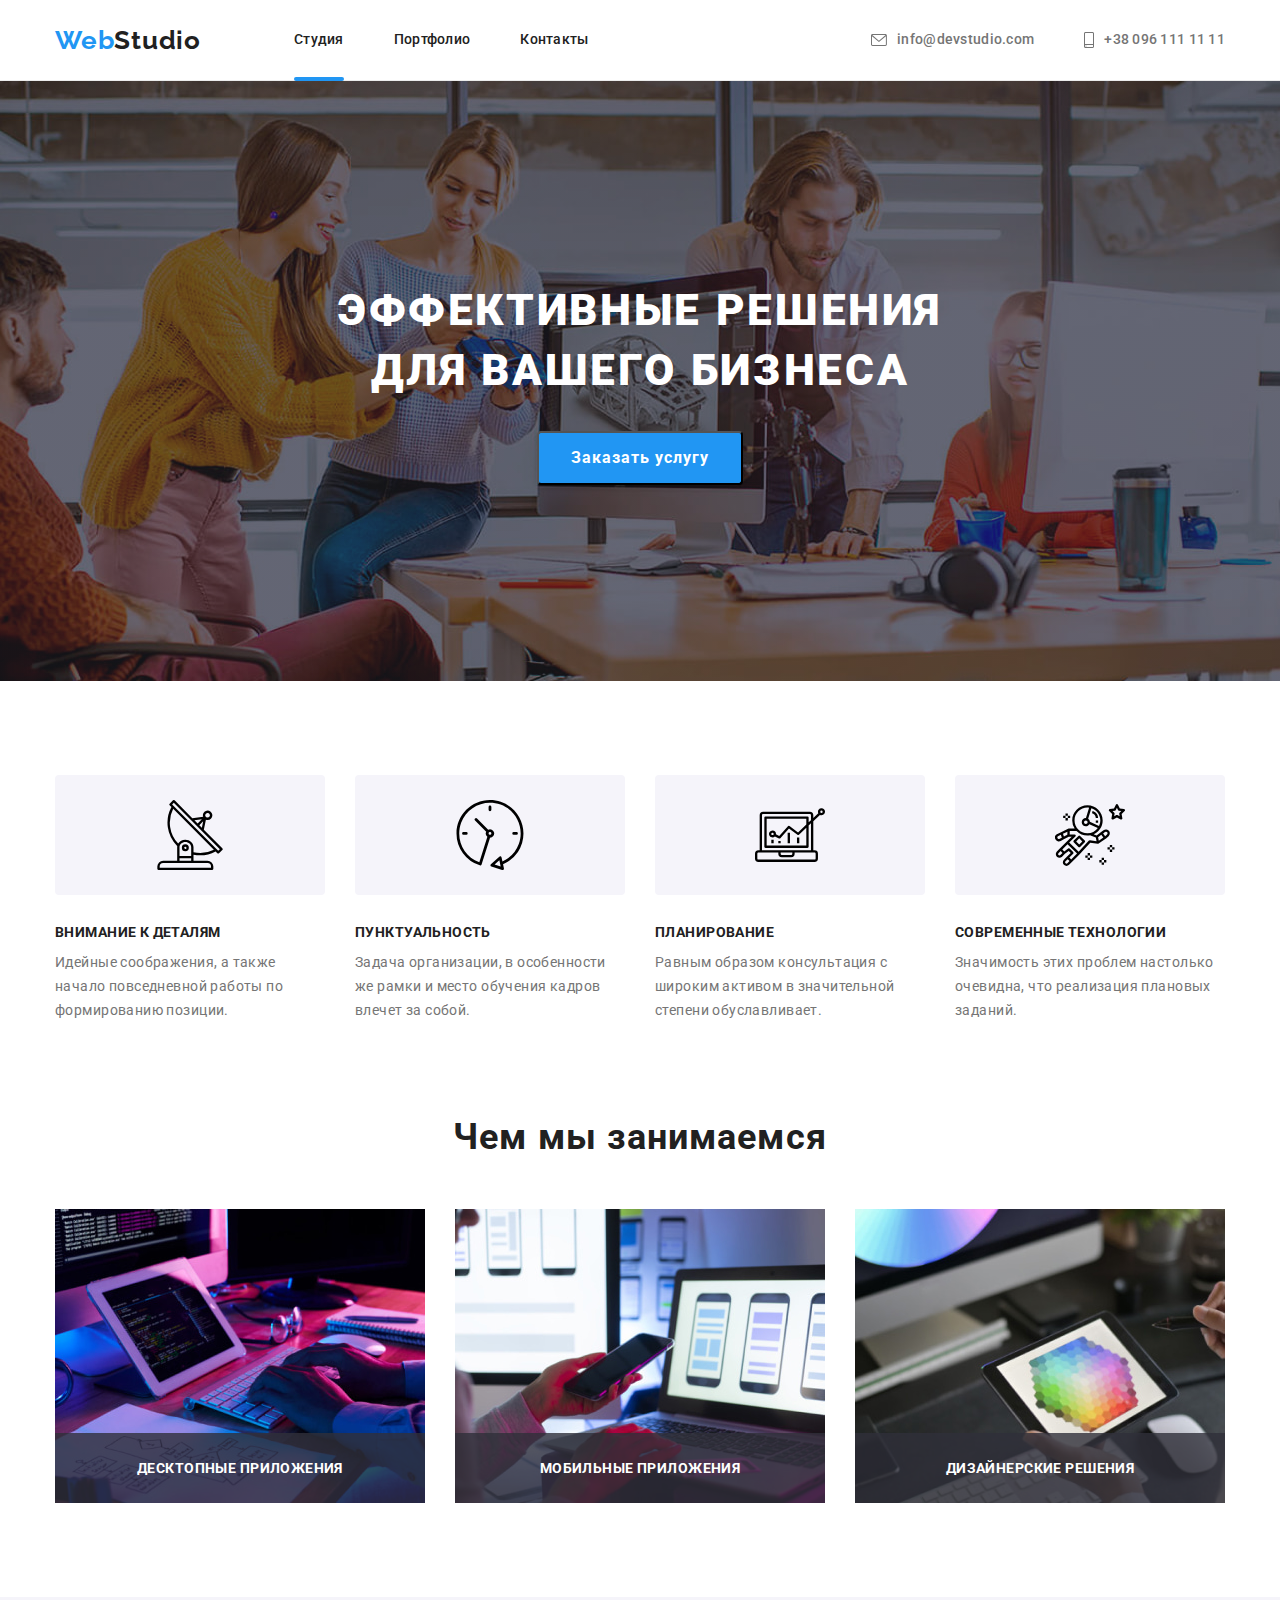
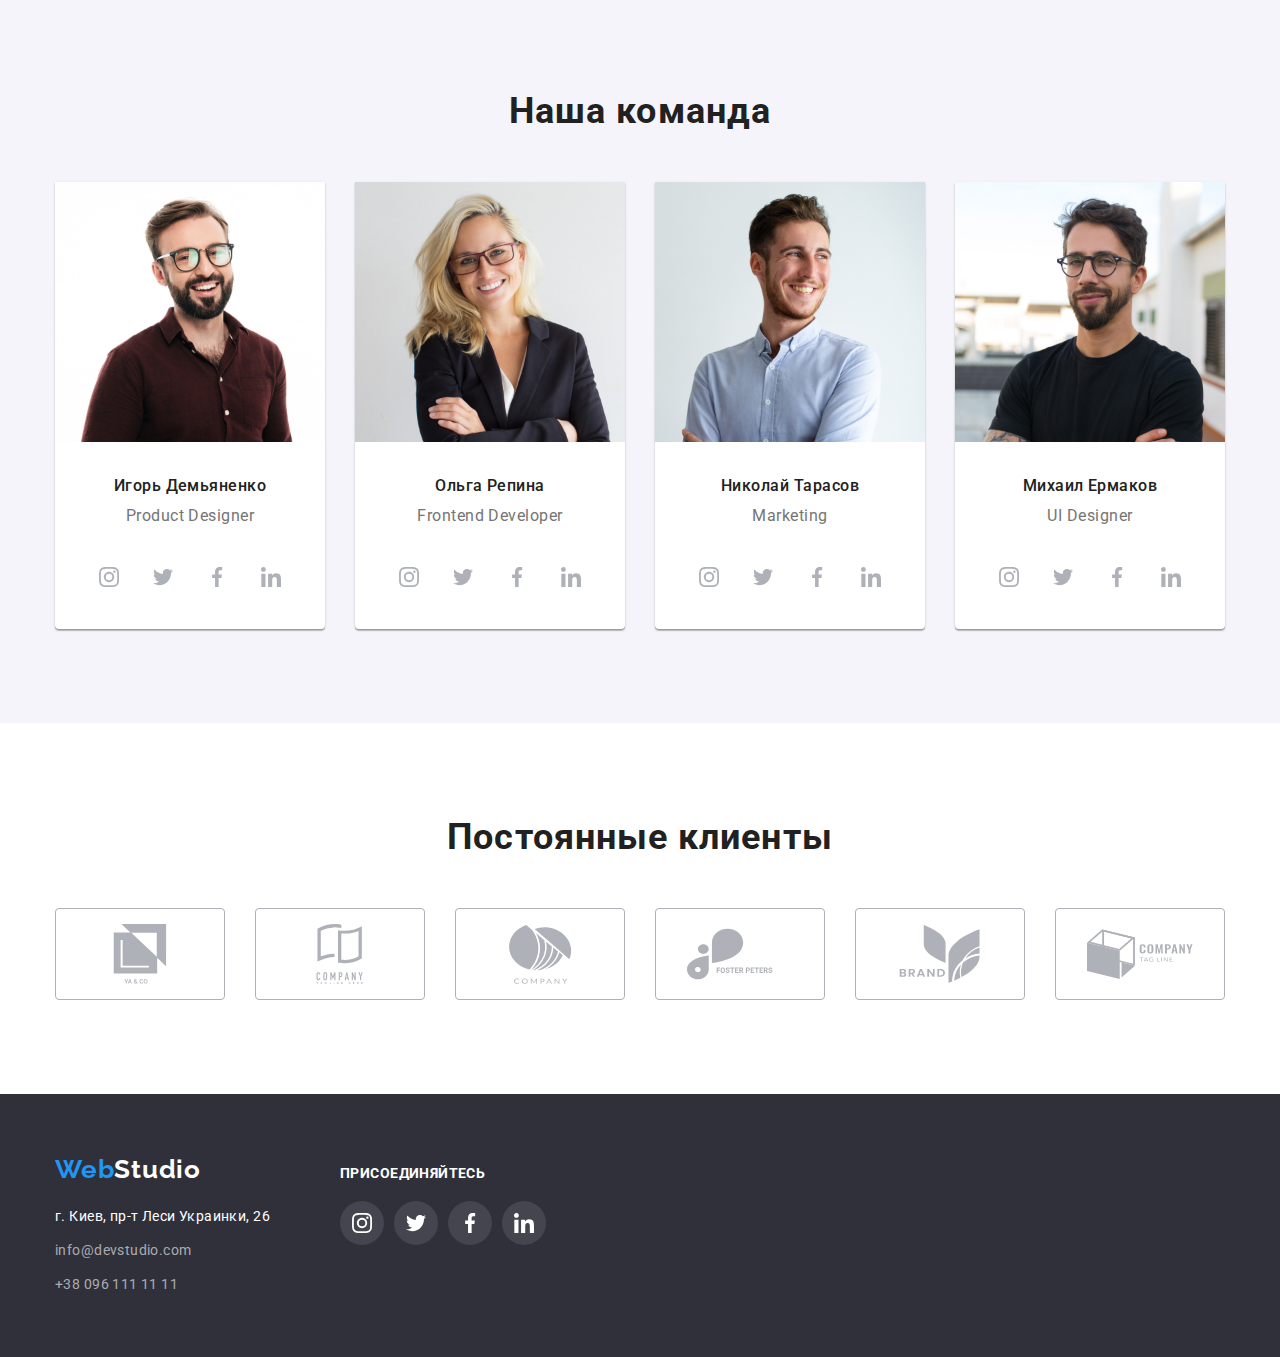
<file: index.html>
<!DOCTYPE html>
<html lang="ru">
<head>
    <meta charset="UTF-8">
    <meta http-equiv="X-UA-Compatible" content="IE=edge">
    <meta name="viewport" content="width=device-width, initial-scale=1.0">
    <title>Document</title>
    <link rel="preconnect" href="https://fonts.gstatic.com" crossorigin> 
    <link href="https://fonts.googleapis.com/css2?family=Raleway:wght@700&family=Roboto:wght@400;500;700;900&display=swap" rel="stylesheet">
    <link rel="stylesheet" href="https://cdnjs.cloudflare.com/ajax/libs/modern-normalize/1.0.0/modern-normalize.min.css"/>
    <link rel="stylesheet" href="./css/style.css" />
</head>
<body>
    <header class="header">
        <div class="container header-container">
        <a class="logo link" href="./index.html"><span class="logo-primary">Web</span>Studio</a>
        <nav class="nav">
            <ul class="nav-list list">
                <li class="nav-item">
                    <a class="nav-link link active" href="./index.html">Студия</a>
                </li>
                <li class="nav-item">
                    <a class="nav-link link" href="./portfolio.html">Портфолио</a>
                </li>
                <li class="nav-item">
                    <a class="nav-link link" href="">Контакты</a>
                </li>
            </ul>
        </nav>
        <ul class="header-contact list">
            <li class="contact-container">
                <a class="contact-link link" href="mailto:info@devstudio.com">
                    <svg class="contact-icon" width="16px" height="12px">
                        <use href="./images/icons.svg#icon-Envelope"></use>
                    </svg>
                    info@devstudio.com 
                </a>
            </li>
            <li class="contact-container">
                <a class="contact-link link" href="tel:+380961111111">
                    <svg class="contact-icon" width="10px" height="16px">
                        <use href="./images/icons.svg#icon-Smartphone"></use>
                    </svg>
                    +38 096 111 11 11
                </a>
            </li>
        </ul>
        </div>
    </header>
    <main>
        <section class="hero overlay">
            <div class="container"> 
                <h1 class="hero-title">Эффективные решения <br>
                    для вашего бизнеса</h1>
                <button class="hero-btn" type="button" data-modal-open>Заказать услугу</button>
            </div>
        </section>
        <section class="section features">
            <div class="container"> 
                <h2 class="features-title">Наши преимущества</h2>
                <ul class="features-list list">
                <li class="features-item">
                    <div class="features-icon">
                    <svg class="icon-Antenna" width="70px" height="70px">
                        <use href="./images/icons.svg#icon-Antenna"></use>
                    </svg>
                    </div>
                    <h3 class="features-subtitle">Внимание к деталям</h3>
                    <p class="features-descr">Идейные соображения, а также начало повседневной работы по формированию позиции.</p>
                </li>
                <li class="features-item">
                    <div class="features-icon">
                        <svg class="icon-Antenna" width="70px" height="70px">
                            <use href="./images/icons.svg#icon-Clock"></use>
                        </svg>
                    </div>
                    <h3 class="features-subtitle">Пунктуальность</h3>
                    <p class="features-descr">Задача организации, в особенности же рамки и место обучения кадров влечет за собой.</p>
                </li>
                <li class="features-item">
                    <div class="features-icon">
                        <svg class="icon-Antenna" width="70px" height="70px">
                            <use href="./images/icons.svg#icon-Diagram"></use>
                        </svg>
                    </div>
                    <h3 class="features-subtitle">Планирование</h3>
                    <p class="features-descr">Равным образом консультация с широким активом в значительной степени обуславливает.</p>
                </li>
                <li class="features-item">
                    <div class="features-icon">
                        <svg class="icon-Antenna" width="70px" height="70px">
                            <use href="./images/icons.svg#icon-Astronaut"></use>
                        </svg>
                    </div>
                    <h3 class="features-subtitle">Современные технологии</h3>
                    <p class="features-descr">Значимость этих проблем настолько очевидна, что реализация плановых заданий.</p>
                </li>
            </ul>
            </div>
        </section>
        <section class="section about">
            <div class="container">
            <h2 class="about-title">Чем мы занимаемся</h2>
            <ul class="about-list list">
                <li class="about-item">
                    <div class="about-wrapper"> 
                        <img class="img" src="./images/imd1.jpg" alt="программист за работой" width="370" height="294"/>
                        <p class="about-descriotion">Десктопные приложения</p>  
                    </div> 
                </li>
                <li class="about-item">
                    <div class="about-wrapper"> 
                    <img class="img" src="./images/img2.jpg" alt="телефон и ноутбук" width="370" height="294"/>
                    <p class="about-descriotion">Мобильные приложения</p>
                    </div>
                </li>
                <li class="about-item">
                    <div class="about-wrapper">
                    <img class="img" src="./images/img3.jpg" alt="графический планшет" width="370" height="294" />
                    <p class="about-descriotion">Дизайнерские решения</p>
                    </div>
                </li>
            </ul>
            </div>
        </section>
        <section class="section team">
            <div class="container">
            <h2 class="team-title">Наша команда</h2>
            <ul class="team-list list">
                <li class="team-item">
                    <img class="team-foto" src="./images/img4.jpg" alt="Игорь Демьяненко" width="270" height="260"/>
                    <div class="team-details">
                        <h3 class="team-name">Игорь Демьяненко</h3>
                        <p class="team-info" lang="en">Product Designer</p>
                        <ul class="team-icon list">
                            <li class="team-link">
                                <a class="team-link-icon" href="">
                                    <svg aria-label="Instagram" class="social-icons" width="20px" height="
                                    20px">
                                        <use href="./images/icons.svg#icon-Instagram"></use>
                                    </svg>
                                </a>
                            </li>
                            <li class="team-link">
                                <a class="team-link-icon" href="">
                                    <svg aria-label="Twitter" class="social-icons" width="20px" height="
                                    20px">
                                        <use href="./images/icons.svg#icon-Twitter"></use>
                                    </svg>
                                </a>
                            </li>
                            <li class="team-link">
                                <a class="team-link-icon" href="">
                                    <svg aria-label="Facebook" class="social-icons" width="20px" height="
                                    20px">
                                        <use href="./images/icons.svg#icon-Facebook"></use>
                                    </svg>
                                </a>
                            </li>
                            <li class="team-link">
                                <a class="team-link-icon" href="">
                                    <svg aria-label="Linkedin" class="social-icons" width="20px" height="
                                    20px">
                                        <use href="./images/icons.svg#icon-Linkedin"></use>
                                    </svg>
                                </a>
                            </li>
                        </ul>
                    </div>                 
                </li>
                <li class="team-item">
                    <img class="team-foto" src="./images/img5.jpg" alt="Ольга Репина" width="270" height="260"/>
                    <div class="team-details">
                        <h3 class="team-name">Ольга Репина</h3>
                        <p class="team-info" lang="en">Frontend Developer</p>
                        <ul class="team-icon list">
                            <li class="team-link">
                                <a class="team-link-icon" href="">
                                    <svg aria-label="Instagram" class="social-icons" width="20px" height="
                                    20px">
                                        <use href="./images/icons.svg#icon-Instagram"></use>
                                    </svg>
                                </a>
                            </li>
                            <li class="team-link">
                                <a class="team-link-icon" href="">
                                    <svg aria-label="Twitter" class="social-icons" width="20px" height="
                                    20px">
                                        <use href="./images/icons.svg#icon-Twitter"></use>
                                    </svg>
                                </a>
                            </li>
                            <li class="team-link">
                                <a class="team-link-icon" href="">
                                    <svg aria-label="Facebook" class="social-icons" width="20px" height="
                                    20px">
                                        <use href="./images/icons.svg#icon-Facebook"></use>
                                    </svg>
                                </a>
                            </li>
                            <li class="team-link">
                                <a class="team-link-icon" href="">
                                    <svg aria-label="Linkedin" class="social-icons" width="20px" height="
                                    20px">
                                        <use href="./images/icons.svg#icon-Linkedin"></use>
                                    </svg>
                                </a>
                            </li>
                        </ul>
                    </div>                                    
                </li>
                <li class="team-item">
                    <img class="team-foto" src="./images/img6.jpg" alt="Николай Тарасов" width="270" height="260" />
                    <div class="team-details">
                        <h3 class="team-name">Николай Тарасов</h3>
                        <p class="team-info"lang="en">Marketing</p>
                        <ul class="team-icon list">
                            <li class="team-link">
                                <a class="team-link-icon" href="">
                                    <svg aria-label="Instagram" class="social-icons" width="20px" height="
                                    20px">
                                        <use href="./images/icons.svg#icon-Instagram"></use>
                                    </svg>
                                </a>
                            </li>
                            <li class="team-link">
                                <a class="team-link-icon" href="">
                                    <svg aria-label="Twitter" class="social-icons" width="20px" height="
                                    20px">
                                        <use href="./images/icons.svg#icon-Twitter"></use>
                                    </svg>
                                </a>
                            </li>
                            <li class="team-link">
                                <a class="team-link-icon" href="">
                                    <svg aria-label="Facebook" class="social-icons" width="20px" height="
                                    20px">
                                        <use href="./images/icons.svg#icon-Facebook"></use>
                                    </svg>
                                </a>
                            </li>
                            <li class="team-link">
                                <a class="team-link-icon" href="">
                                    <svg aria-label="Linkedin" class="social-icons" width="20px" height="
                                    20px">
                                        <use href="./images/icons.svg#icon-Linkedin"></use>
                                    </svg>
                                </a>
                            </li>
                        </ul>
                    </div>                    
                </li>
                <li class="team-item">
                    <img class="team-foto"src="./images/img7.jpg" alt="Михаил Ермаков" width="270" height="260"/>
                    <div class="team-details">
                        <h3 class="team-name">Михаил Ермаков</h3>
                        <p class="team-info" lang="en">UI Designer</p>
                        <ul class="team-icon list">
                            <li class="team-link">
                                <a class="team-link-icon" href="">
                                    <svg aria-label="Instagram" class="social-icons" width="20px" height="
                                    20px">
                                        <use href="./images/icons.svg#icon-Instagram"></use>
                                    </svg>
                                </a>
                            </li>
                            <li class="team-link">
                                <a class="team-link-icon" href="">
                                    <svg aria-label="Twitter" class="social-icons" width="20px" height="
                                    20px">
                                        <use href="./images/icons.svg#icon-Twitter"></use>
                                    </svg>
                                </a>
                            </li>
                            <li class="team-link">
                                <a class="team-link-icon" href="">
                                    <svg aria-label="Facebook" class="social-icons" width="20px" height="
                                    20px">
                                        <use href="./images/icons.svg#icon-Facebook"></use>
                                    </svg>
                                </a>
                            </li>
                            <li class="team-link">
                                <a class="team-link-icon" href="">
                                    <svg aria-label="Linkedin" class="social-icons" width="20px" height="
                                    20px">
                                        <use href="./images/icons.svg#icon-Linkedin"></use>
                                    </svg>
                                </a>
                            </li>
                        </ul>
                    </div>                 
                </li>
            </ul>
            </div>
        </section>
        <section class="clients section">
            <div class="container">
                <h2 class="clients-title">Постоянные клиенты</h2>
                <ul class="clients-list list">
                    <li class="clients-item">
                        <a class="clients-link" href="">
                            <svg class="client-icon" width="106px" height="60px">
                                <use href="./images/icons.svg#icon-Company-1"></use>
                            </svg>
                        </a>
                    </li>
                    <li class="clients-item">
                        <a class="clients-link" href="">
                            <svg class="client-icon" width="106px" height="60px">
                                <use href="./images/icons.svg#icon-Company-2"></use>
                            </svg>
                        </a>
                    </li>
                    <li class="clients-item">
                        <a class="clients-link" href="">
                            <svg class="client-icon" width="106px" height="60px">
                                <use href="./images/icons.svg#icon-Company-3"></use>
                            </svg>
                        </a>
                    </li>
                    <li class="clients-item">
                        <a class="clients-link" href="">
                            <svg class="client-icon" width="106px" height="60px">
                                <use href="./images/icons.svg#icon-Company-4"></use>
                            </svg>
                        </a>
                    </li>
                    <li class="clients-item">
                        <a class="clients-link" href="">
                            <svg class="client-icon" width="106px" height="60px">
                                <use href="./images/icons.svg#icon-Company-5"></use>
                            </svg>
                        </a>
                    </li>
                    <li class="clients-item">
                        <a class="clients-link" href="">
                            <svg class="client-icon" width="106px" height="60px">
                                <use href="./images/icons.svg#icon-Company-6"></use>
                            </svg>
                        </a>
                    </li>
                </ul>
            </div>
        </section>
        
    </main>
    <footer class="section footer">
        <div class="container footer-container">
        <div class="footer-wrapper">
        <a class="footer-logo link" href="./index.html">Web<span class="logo-secondary">Studio</span></a>
        <address class="address">
            <ul class="adress-list list">
                <li class="adress-item"><a class="link map" href="https://goo.gl/maps/4AAbKkRMMYhUrbmD7" target="_blank">г. Киев, пр-т Леси Украинки, 26</a></li>
                <li class="adress-item"><a class="link mail" href="mailto:info@devstudio.com">info@devstudio.com</a></li>
                <li class="adress-item"><a class="link phone" href="tel:+380961111111">+38 096 111 11 11</a></li>
            </ul>
        </div>
        </address>
        <div class="join-us-wrapper">
            <p class="join-us">присоединяйтесь</p>
            <ul class="social-media-list list">
                <li class="social-media-item">
                    <a class="social-media-link" href="">
                        <svg aria-label="Instagram" class="Instagram-link" width="20px" height="
                        20px">
                            <use href="./images/icons.svg#icon-Instagram"></use>
                        </svg>
                    </a>
                </li>
                <li class="social-media-item">
                    <a class="social-media-link" href="">
                        <svg aria-label="Twitter" class="Twitter-link" width="20px" height="
                        20px">
                            <use href="./images/icons.svg#icon-Twitter"></use>
                        </svg>
                    </a>
                </li>
                <li class="social-media-item">
                    <a class="social-media-link" href="">
                        <svg aria-label="Facebook" class="Facebook-link" width="20px" height="
                        20px">
                            <use href="./images/icons.svg#icon-Facebook"></use>
                        </svg>
                    </a>
                </li>
                <li class="social-media-item">
                    <a class="social-media-link" href="">
                        <svg aria-label="Linkedin" class="Linkedin-link" width="20px" height="
                        20px">
                            <use href="./images/icons.svg#icon-Linkedin"></use>
                        </svg>
                    </a>
                </li>
            </ul>  
        </div>               
        </div>
       </footer>

       <div class="backdrop  is-hidden" data-modal>
         <div class="modal">
            <button class="modal-btn" data-modal-close>
                <svg class="close-btn" width="11px" height="11px">
                     <use href="./images/icons.svg#icon-close"></use>
                </svg>
         </div>
        </button> 
       </div>

    <script src="./js/modal.js"> </script>   

</body>
</html>
</file>
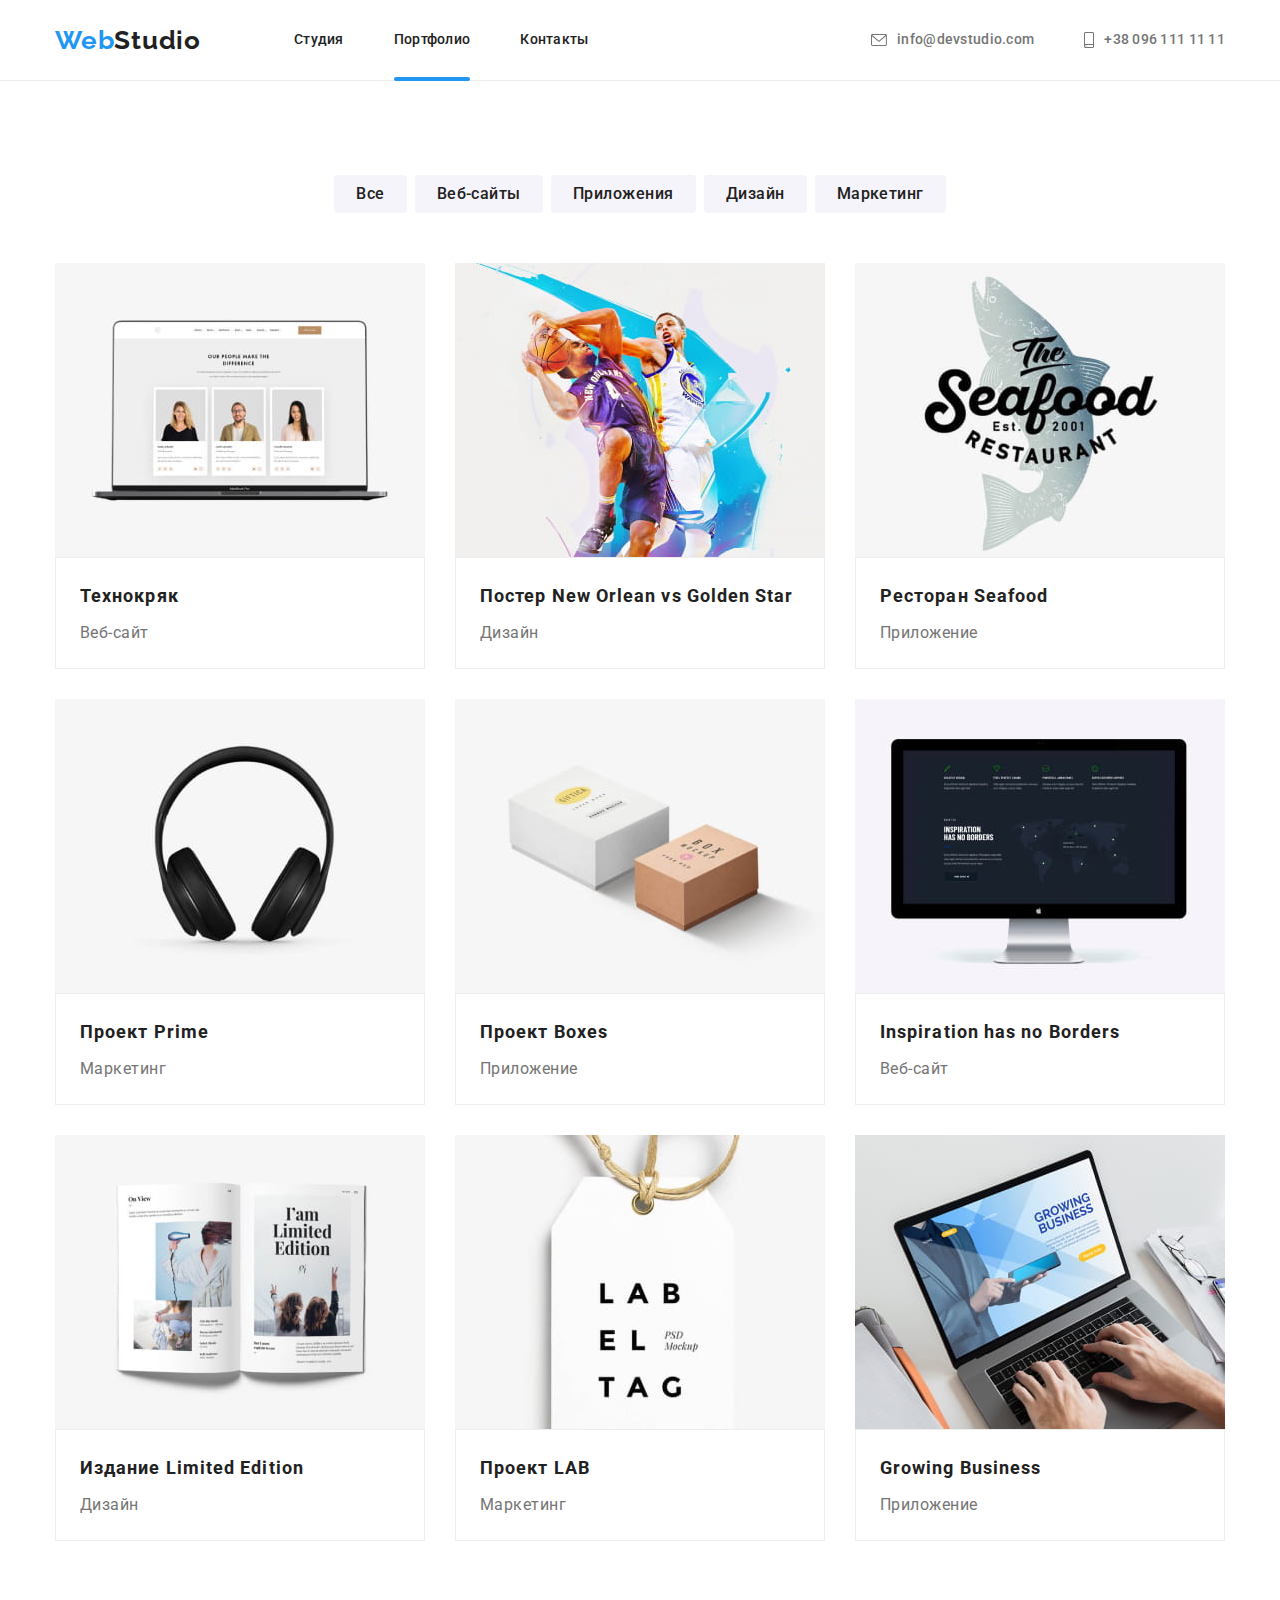
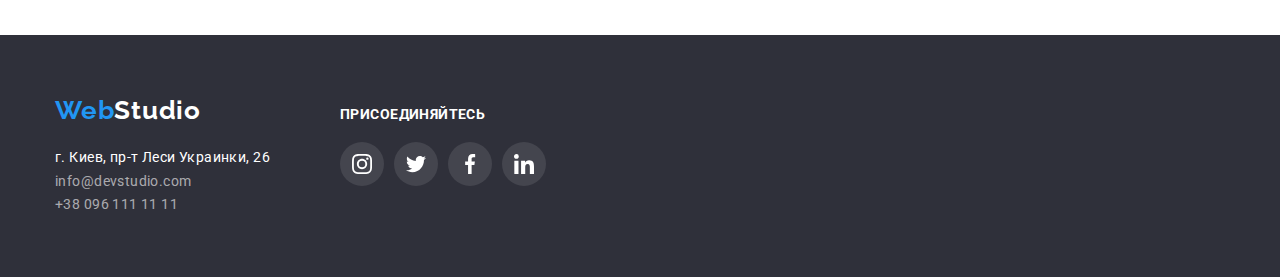
<file: portfolio.html>
<!DOCTYPE html>
<html lang="ru">
<head>
    <meta charset="UTF-8">
    <meta http-equiv="X-UA-Compatible" content="IE=edge">
    <meta name="viewport" content="width=device-width, initial-scale=1.0">
    <title>Portfolio</title>
    <link rel="preconnect" href="https://fonts.gstatic.com" crossorigin> 
    <link href="https://fonts.googleapis.com/css2?family=Raleway:wght@700&family=Roboto:wght@400;500;700;900&display=swap" rel="stylesheet">
    <link rel="stylesheet" href="https://cdnjs.cloudflare.com/ajax/libs/modern-normalize/1.0.0/modern-normalize.min.css"/>
    <link rel="stylesheet" href="./css/style.css">
</head>
<body>
    <header class="header">
        <div class="container header-container portfolio-header">
        <a class="logo link" href="./index.html"><span class="logo-primary">Web</span>Studio</a>
        <nav class="nav">
            <ul class="nav-list list">
                <li class="nav-item">
                    <a class="nav-link link" href="./index.html">Студия</a>
                </li>
                <li class="nav-item">
                    <a class="nav-link link active" href="./portfolio.html">Портфолио</a>
                </li>
                <li class="nav-item">
                    <a class="nav-link link" href="">Контакты</a>
                </li>
            </ul>
        </nav>
        <ul class="header-contact list">
            <li class="contact-container">
                <a class="contact-link link" href="mailto:info@devstudio.com">
                    <svg class="contact-icon" width="16px" height="12px">
                        <use href="./images/icons.svg#icon-Envelope"></use>
                    </svg>
                    info@devstudio.com
                </a>
            </li>
            <li class="contact-container">
                <a class="contact-link link" href="tel:+380961111111">
                    <svg class="contact-icon" width="10px" height="16px">
                        <use href="./images/icons.svg#icon-Smartphone"></use>
                    </svg>
                    +38 096 111 11 11
                </a>
            </li>
        </ul>
        </div>
    </header>
    <main>
        <section class="section wrapper" >
            <div class="container">
            <h1 class="main-title">Портфолио</h1>
            <ul class="list pagination">
                <li class="paganation-item"><button class="pagination-btn" type="button">Все</button></li>
                <li class="paganation-item"><button class="pagination-btn" type="button">Веб-сайты</button></li>
                <li class="paganation-item"><button class="pagination-btn" type="button">Приложения</button></li>
                <li class="paganation-item"><button class="pagination-btn" type="button">Дизайн</button></li>
                <li class="paganation-item"><button class="pagination-btn" type="button">Маркетинг</button></li>
            </ul>
            <ul class="list project-list">
                <li class="project-item">
                    <a class="project-item-link" href="">
                    <div class="project-wrapper">
                        <img class="project-img" src="./images/technok.jpg" alt="Ноутбук"  width="370" height="294"/>
                         <div class="project-overlay">
                            <p class="project-description">Ресурс предлагает комплексные предложения с разным уровнем функционала и сервисов. Все это позволит посетителю получить исчерпывающие сведения о компании или частном лице.</p>
                        </div>
                    </div>
                        <div class="project-details">
                            <h2 class="project-name">Технокряк</h2>
                            <p class="project-category" href="">Веб-сайт</p>
                        </div>
                    
                    </a>                       
                </li>
                <li class="project-item">
                    <a class="project-item-link" href="">
                        <div class="project-wrapper">
                            <img class="project-img" src="./images/neworlean.jpg" alt="Баскетболисты"  width="370" height="294"/>
                            <div class="project-overlay">
                                <p class="project-description">Ресурс предлагает комплексные предложения с разным уровнем функционала и сервисов. Все это позволит посетителю получить исчерпывающие сведения о компании или частном лице.</p>
                            </div>
                        </div>
                        <div class="project-details">
                            <h2 class="project-name">Постер New Orlean vs Golden Star</h2>
                            <p  class="project-category" href="">Дизайн</p>
                        </div> 
                    </a>                      
                </li>
                <li class="project-item">
                    <a class="project-item-link" href="">
                        <div class="project-wrapper">
                            <img class="project-img" src="./images/seafood.jpg" alt="Логотип компании"  width="370" height="294"/>
                            <div class="project-overlay">
                                <p class="project-description">Ресурс предлагает комплексные предложения с разным уровнем функционала и сервисов. Все это позволит посетителю получить исчерпывающие сведения о компании или частном лице.</p>
                            </div>
                        </div>
                        <div class="project-details">
                            <h2 class="project-name">Ресторан Seafood</h2>
                             <p  class="project-category" href="">Приложение</p>
                        </div> 
                
                    </a>
                </li>
                <li class="project-item">
                    <a class="project-item-link" href="">
                        <div class="project-wrapper">
                            <img class="project-img" src="./images/prime.jpg" alt="Наушники"  width="370" height="294"/>
                            <div class="project-overlay">
                                <p class="project-description">Ресурс предлагает комплексные предложения с разным уровнем функционала и сервисов. Все это позволит посетителю получить исчерпывающие сведения о компании или частном лице.</p>
                            </div>
                        </div>
                        <div class="project-details">
                            <h2 class="project-name">Проект Prime</h2>
                            <p class="project-category" href="">Маркетинг</p>
                        </div> 
                   
                    </a>                      
                </li>
                <li class="project-item">
                    <a class="project-item-link" href="">
                        <div class="project-wrapper">
                            <img class="project-img" src="./images/boxes.jpg" alt="Коробки"  width="370" height="294"/>
                            <div class="project-overlay">
                                <p class="project-description">Ресурс предлагает комплексные предложения с разным уровнем функционала и сервисов. Все это позволит посетителю получить исчерпывающие сведения о компании или частном лице.</p>
                            </div>
                        </div>
                        <div class="project-details">
                            <h2 class="project-name">Проект Boxes</h2>
                            <p class="project-category" href="">Приложение</p>
                        </div>
                   
                    </a>                     
                </li>
                <li class="project-item">
                    <a class="project-item-link" href="">
                        <div class="project-wrapper">
                            <img class="project-img" src="./images/inspiration.jpg" alt="Монитор компьютера"  width="370" height="294"/>
                            <div class="project-overlay">
                                <p class="project-description">Ресурс предлагает комплексные предложения с разным уровнем функционала и сервисов. Все это позволит посетителю получить исчерпывающие сведения о компании или частном лице.</p>
                            </div>
                        </div>
                        <div class="project-details">
                             <h2 class="project-name">Inspiration has no Borders</h2>
                             <p class="project-category" href="">Веб-сайт</p>     
                        </div>
                    </a>    
                </li>
                <li class="project-item">
                    <a class="project-item-link" href="">
                        <div class="project-wrapper">
                            <img class="project-img" src="./images/limitededition.jpg" alt="Журнал"  width="370" height="294"/>
                            <div class="project-overlay">
                                <p class="project-description">Ресурс предлагает комплексные предложения с разным уровнем функционала и сервисов. Все это позволит посетителю получить исчерпывающие сведения о компании или частном лице.</p>
                            </div>
                        </div>
                        <div class="project-details">
                            <h2 class="project-name">Издание Limited Edition</h2>
                            <p class="project-category" href="">Дизайн</p>
                        </div>
                    
                    </a>                      
                </li>
                <li class="project-item">
                    <a class="project-item-link" href="">
                        <div class="project-wrapper">
                            <img class="project-img" src="./images/lab.jpg" alt="Бирка с логотипом компании"  width="370" height="294"/>
                            <div class="project-overlay">
                                <p class="project-description">Ресурс предлагает комплексные предложения с разным уровнем функционала и сервисов. Все это позволит посетителю получить исчерпывающие сведения о компании или частном лице.</p>
                            </div>
                        </div>
                        <div class="project-details">
                            <h2 class="project-name">Проект LAB</h2>
                            <p class="project-category" href="">Маркетинг</p>
                        </div> 
                    </a>                      
                </li>
                <li class="project-item">
                    <a class="project-item-link" href="">
                        <div class="project-wrapper">
                            <img class="project-img" src="./images/growing.jpg" alt="Ноутбук"  width="370" height="294"/>
                            <div class="project-overlay">
                                <p class="project-description">Ресурс предлагает комплексные предложения с разным уровнем функционала и сервисов. Все это позволит посетителю получить исчерпывающие сведения о компании или частном лице.</p>
                            </div>
                        </div>
                        <div class="project-details">
                            <h2 class="project-name">Growing Business</h2>
                            <p class="project-category" href="">Приложение</p>
                        </div>
                    </a>   
                </li>
            </ul>
            </div>
        </section>
    </main>
    <footer class="section footer">
        <div class="container footer-container">
        <div class="footer-wrapper">
        <a class="footer-logo link" href="./index.html">Web<span class="logo-secondary">Studio</span></a>
        <address class="address">
            <ul class="adress-list list">
                <li><a class="link map" href="https://goo.gl/maps/4AAbKkRMMYhUrbmD7" target="_blank">г. Киев, пр-т Леси Украинки, 26</a></li>
                <li><a class="link mail" href="mailto:info@devstudio.com">info@devstudio.com</a></li>
                <li><a class="link phone" href="tel:+380961111111">+38 096 111 11 11</a></li>
            </ul>
        </div>
        </address>
        <div class="join-us-wrapper">
            <p class="join-us">присоединяйтесь</p>
            <ul class="social-media-list list">
                <li class="social-media-item">
                    <a class="social-media-link" href="">
                        <svg aria-label="Instagram" class="Instagram-link" width="20px" height="
                        20px">
                            <use href="./images/icons.svg#icon-Instagram"></use>
                        </svg>
                    </a>
                </li>
                <li class="social-media-item">
                    <a class="social-media-link" href="">
                        <svg aria-label="Twitter" class="Twitter-link" width="20px" height="
                        20px">
                            <use href="./images/icons.svg#icon-Twitter"></use>
                        </svg>
                    </a>
                </li>
                <li class="social-media-item">
                    <a class="social-media-link" href="">
                        <svg aria-label="Facebook" class="Facebook-link" width="20px" height="
                        20px">
                            <use href="./images/icons.svg#icon-Facebook"></use>
                        </svg>
                    </a>
                </li>
                <li class="social-media-item">
                    <a class="social-media-link" href="">
                        <svg aria-label="Linkedin" class="Linkedin-link" width="20px" height="
                        20px">
                            <use href="./images/icons.svg#icon-Linkedin"></use>
                        </svg>
                    </a>
                </li>
            </ul>  
        </div>               
        </div>
       </footer>
</body>
</html>
</file>
<file: css/style.css>
:root{
     --main-font: "Roboto", sans-serif;
--secondary-font: "Raleway", sans-serif;


--bg-header:#FFFFFF;
--main-txt-mode-light: #212121;
--primary-txt-mode-light: #757575;
--secondary-txt-mode-light: #2196F3;


--bg-mode-dark:#2F303A;
--bg-button: #2196F3;
--main-txt-mode-dark:#FFFFFF;
--primary-txt-mode-dark:rgba(255, 255, 255, 0.6);
--secondary-txt-mode-dark: #2196F3;

--icon-main-color:#AFB1B8;
--icon-hover-color: #FFFFFF;
--bg-icon-hover-color:#2196F3;

}

body{
   font-family: var(--main-font);
}

h1, h2, h3, p {
    margin-top: 0;
    margin-bottom: 0;
}

.header{
    background-color: var(--bg-header);
    border-bottom: 1px solid #ECECEC;
    ;
}

.container{
    width: 1200px;
    padding-left: 15px;
    padding-right: 15px;
    margin-left: auto;
    margin-right: auto;
}


.header-container{
    display: flex;
    align-items: center;
}


.list{
    padding-left: 0;
    margin-top: 0;
    margin-bottom: 0;
    list-style: none;
   
}
.logo{
    margin-right: 93px;
}

.link{
    text-decoration: none;
}
.logo,
.footer-logo{
    font-family: var(--secondary-font);
    font-weight: 700;
    font-size: 26px;
    line-height: 1.19;
    /* identical to box height */
    letter-spacing: 0.03em;

    color: var(--main-txt-mode-light);
    
}
.logo-primary{
    color: var(--secondary-txt-mode-light);

}
.nav-list{
    display: flex;
    align-items: center;
}

.nav-item{
    margin-right: 50px;
}

.nav-item:last-child{
    margin-right: 0;
}

.nav-link,
.contact-link{
    display: block;
    padding: 32px 0;
    font-weight: 500;
    font-size: 14px;
    line-height: 1.14;
    letter-spacing: 0.02em;
    color: var(--main-txt-mode-light);    

    transition: color 250ms cubic-bezier(0.4, 0, 0.2, 1);

}



.header-contact{
    display: flex;
    align-items: center;
    margin-left: auto;
}

.contact-container{
    margin-right: 50px;
}

.contact-container:last-child{
    margin-right: 0;
}

.contact-link{
    display: flex;
    align-items: center;
    color: var(--primary-txt-mode-light);
}


.contact-icon{
    fill: currentColor;
    margin-right: 10px;

}

.nav-link{
    position: relative;
}

.nav-link:hover,
.nav-link:focus,
.contact-link:hover,
.contact-link:focus{
    color: var(--secondary-txt-mode-light);
}

.active::after{
    content: ' ';
    display: block;

    position: absolute;
    bottom: -1px;

    
    width: 100%;
    height: 4px;
    background-color: var(--bg-icon-hover-color);
    border-radius: 2px;     
}





.hero{
    background-color: var(--bg-mode-dark);
    padding-bottom: 200px;
    padding-top: 200px;
}

.overlay{
    height: 600px;
    max-width: 1600px;
    margin-left: auto;
    margin-right: auto;
    background-image: linear-gradient(to right, rgba(47, 48, 58, 0.4), rgba(47, 48, 58, 0.4)), url('../images/hero-bg.jpg');
    background-size: cover;
    background-position: center;
    background-repeat: no-repeat;
}

.hero-title{
    margin-right: auto;
    margin-left: auto;
    margin-bottom: 30px;
    
    font-weight: 900;
    font-size: 44px;
    line-height: 1.36;
    text-align: center;
    letter-spacing: 0.06em;
    text-transform: uppercase;
    color: var(--main-txt-mode-dark);
}

.hero-btn{
    display: block;
    margin-right: auto;
    margin-left: auto;
    padding-top: 10px;
    padding-left: 32px;
    padding-right: 32px;
    padding-bottom: 10px;
    

    font-family: inherit;
    font-weight: 700;
    font-size: 16px;
    line-height: 1.87;
    align-items: center;
    text-align: center;
    letter-spacing: 0.06em;

    color: var(--main-txt-mode-dark);
    background-color: var(--bg-button);
    box-shadow: 0px 4px 4px rgba(0, 0, 0, 0.15);
    border-radius: 4px;

    cursor: pointer;
}

.hero-btn:hover,
.hero-btn:focus{
    color: var(--main-txt-mode-dark);
    background-color: var(--bg-button);
} 

.section{
    padding: 94px 0;
}

.contact-icon-Envelope{
    display: inline-flex;
    align-items: center;
    content: "";
    width: 16px;
    height: 12px;
    margin-right: 10px;
    

}


.features-list{
    display: flex;
    justify-content: space-between;
}

.features-title,
.main-title{
    position: absolute;
    width: 1px;
    height: 1px;
    margin: -1px;
    border: 0;
    padding: 0;
    white-space: nowrap;
    clip-path: inset(100%);
    clip: rect(0 0 0 0);
    overflow: hidden;
}
.features-subtitle{
    margin-bottom: 10px;
    font-weight: 700;
    font-size: 14px;
    line-height: 1.14;
    letter-spacing: 0.03em;
    text-transform: uppercase;

    color: var(--main-txt-mode-light);
}

.features-item{
    margin-right: 30px;
}

.features-item:last-child{
    margin-right: 0;
}


.features-icon{
    width: 270px;
    height: 120px;
    background-color: #F5F4FA;
    border-radius: 4px;

    margin-bottom: 30px;
    display: inline-flex;
    justify-content: center;
    align-items: center;
   
}


.features-descr,
.map,
.mail,
.phone{
    font-size: 14px;
    line-height: 1.71;
    /* or 171% */
    letter-spacing: 0.03em;

    color: var(--primary-txt-mode-light);
}


.about-title,
.team-title,
.clients-title{
    font-weight: 700;
    font-size: 36px;
    line-height: 1.16;
    text-align: center;
    letter-spacing: 0.03em;

    color: var(--main-txt-mode-light);
}

.about{
    padding-top: 0;
}

.about-title{
    margin-bottom: 50px;

}

.about-list{
    display: flex;
    justify-content: space-between;
}

.about-item-wrapper{
    position: relative;
}

.about-item{
    margin-right: 30px;
     position: relative;
   
}

.about-item:last-child{
    margin-right: 0;
}

.about-wrapper{
    position: relative;
}

.img{
   
    display: block;
    width: 100%;
    height: auto;
}


.about-descriotion{
    position: absolute;
    left: 0;
    bottom: 0;

    width: 100%;
    height: 70px;
    
    display: flex;
    align-items: center;
    justify-content: center;

    color: var(--main-txt-mode-dark);
    background-color: rgba(47, 48, 58, 0.8);

    font-size: 14px;
    line-height: 16px;
    text-align: center;
    letter-spacing: 0.03em;
    text-transform: uppercase;
    font-weight: 700;
    
   
}


.team{
    background-color: #F5F4FA;

}

.team-title{
    margin-bottom: 50px;
}

.team-list{
    display: flex;
}

.team-item{
    margin-right: 30px;
    background-color: #FFFFFF;
    box-shadow: 0px 1px 3px rgba(0, 0, 0, 0.12), 0px 1px 1px rgba(0, 0, 0, 0.14), 0px 2px 1px rgba(0, 0, 0, 0.2);
    border-radius: 0px 0px 4px 4px;
}

.team-item:last-child{
    margin-right: 0;
}

.team-details{
    padding-top: 30px;
    padding-bottom: 30px;
}

.team-name{
    margin-bottom: 10px;
    font-weight: 500;
    font-size: 16px;
    line-height: 1.18;
    letter-spacing: 0.03em;
    text-align: center;

    color: var(--main-txt-mode-light);
}

.team-info{
    font-size: 16px;
    line-height: 19px;
    /* identical to box height */
    text-align: center;
    letter-spacing: 0.03em;
    
    margin-bottom: 30px;

    color: var(--primary-txt-mode-light);

}


.team-icon{
    display: flex;
    justify-content: center;
    
}

.team-link{
    width: 44px;
    height: 44px;

    margin-right: 10px;
    
}

.team-link:last-child{
    margin-right: 0;
}


.team-link-icon{
    width: 100%;
    height: 100%;

    display: flex;
    justify-content: center;
    align-items: center;
    color: var(--icon-main-color);
    background-color: var(--main-txt-mode-dark);
    border-radius: 50%;

    transition: color 250ms cubic-bezier(0.4, 0, 0.2, 1), background-color 250ms cubic-bezier(0.4, 0, 0.2, 1);

   
}

.team-link-icon:hover,
.team-link-icon:focus{
    background-color: var(--bg-icon-hover-color);
    color: var(--main-txt-mode-dark);
    border-radius: 50%;
}

.social-icons{
    fill: currentColor;
}  


.clients-title{
    margin-bottom: 50px;

}

.clients-list{
    display: flex;
    justify-content: center;

}

.clients-item{
    margin-right: 30px;
}

.clients-item:last-child{
    margin-right: 0;
}

.clients-link{
    display: flex;
    justify-content: center;
    align-items: center;

    width: 170px;
    height: 92px;
    border: 1px solid var(--icon-main-color);
    box-sizing: border-box;
    border-radius: 4px;
    fill: var(--icon-main-color);

    transition-property: fill 250ms cubic-bezier(0.4, 0, 0.2, 1), border-color 250ms cubic-bezier(0.4, 0, 0.2, 1);


}

.clients-link:hover,
.clients-link:focus{
    fill: var(--bg-icon-hover-color);
    border-color: var(--bg-icon-hover-color);
}



.footer{
    padding-top: 60px;
    padding-bottom: 60px;

    background-color: var(--bg-mode-dark);
}

.footer-container{
    align-items: baseline;
}


.address{
    font-style: normal;
}
.adress-item{
    margin-bottom: 10px;

    transition: color 250ms cubic-bezier(0.4, 0, 0.2, 1);
}

.adress-item:last-child{
    margin: 0;
}


.footer-logo{
    display: block;
    margin-bottom: 20px;

    color: var(--secondary-txt-mode-dark);
}
.logo-secondary{
    color: var(--main-txt-mode-dark);
}
.map{
    color: var(--main-txt-mode-dark);
}
.mail,
.phone{
 color: var(--primary-txt-mode-dark);
 
}

.map:hover,
.map:focus,
.mail:hover,
.mail:focus,
.phone:hover,
.phone:focus{
    color: var(--secondary-txt-mode-dark);
}

.pagination{
    display: flex;
    justify-content: center;
    margin-bottom: 50px;
}
.paganation-item{
    margin-right: 8px;
}


.paganation-item:last-child{
    margin-right: 0;
}


.pagination-btn{
    padding-left: 22px;
    padding-top: 6px;
    padding-right: 22px;
    padding-bottom: 6px;


    border: transparent;
    border-radius: 4px;
    font-weight: 500;
    font-size: 16px;
    line-height: 1.62;
    text-align: center;
    letter-spacing: 0.03em;

    color: var(--main-txt-mode-light);
    background-color: #F5F4FA;
    cursor: pointer;

    transition: color 250ms cubic-bezier(0.4, 0, 0.2, 1) ,  background-color 250ms cubic-bezier(0.4, 0, 0.2, 1), box-shadow 250ms cubic-bezier(0.4, 0, 0.2, 1);

}


.pagination-btn:hover,
.pagination-btn:focus{
    color: var(--main-txt-mode-dark);
    background-color: var(--bg-button);
    box-shadow: 0px 3px 1px rgba(0, 0, 0, 0.1), 0px 1px 2px rgba(0, 0, 0, 0.08), 0px 2px 2px rgba(0, 0, 0, 0.12);
}

.project-list{
    display: flex;
    flex-wrap: wrap;

    
}


.project-item{
    margin-right: 30px;
    margin-bottom: 30px;
    
    
}



.project-item:nth-child(3n){
    margin-right: 0;
}

.project-item:nth-last-child(-n+3){
    margin-bottom: 0;
}

.project-item-link{
    display: block;
    position: relative;
    
    text-decoration: none;
    
    transition: color 250ms cubic-bezier(0.4, 0, 0.2, 1), background-color 250ms cubic-bezier(0.4, 0, 0.2, 1), box-shadow  250ms cubic-bezier(0.4, 0, 0.2, 1) ;
}

.project-wrapper{
    position: relative;
    overflow: hidden;
}

.project-item-link:hover,
.project-item-link:focus{
    box-shadow: 0px 1px 1px rgba(0, 0, 0, 0.12), 0px 4px 4px rgba(0, 0, 0, 0.06), 1px 4px 6px rgba(0, 0, 0, 0.16);

}

.project-overlay{
    position: absolute;
    width: 100%;
    height: 294px;

    background-color: rgba(33, 150, 243, 0.9);
    position: absolute;
    bottom: 0px;
    
    opacity: 0;
    transform: translateY(100%);
    transition: transform 250ms cubic-bezier(0.4, 0, 0.2, 1);
    
}

.project-item-link:hover .project-overlay,
.project-item-link:focus .project-overlay{
    opacity: 1;
    transform: translateY(0);
}

.project-img{
    display: block;
    
}



.project-description{
    display: block;
    position: absolute;
    top: 63px;
    right: 24px;

    width: 322px;
    height: 168px;

    font-weight: 400;
    font-size: 18px;
    line-height: 28px;
    letter-spacing: 0.03em;
    color: var(--main-txt-mode-dark);
} 
 




.project-details{
    padding-left: 24px;
    padding-right: 24px;
    padding-top: 20px;
    padding-bottom: 20px;

    background: #FFFFFF;
    border: 1px solid #EEEEEE; 

    
    
}



.project-name{
    margin-bottom: 4px;
    font-weight: 700;
    font-size: 18px;
    line-height: 2;
    letter-spacing: 0.06em;
    color: var(--main-txt-mode-light);

}

.project-category{
    line-height: 1.87;
    letter-spacing: 0.03em;
    color: var(--primary-txt-mode-light);
}

.project-category:hover,
.project-category:focus{
    color: var(--primary-txt-mode-light);
}

.footer-container{
    display: flex;
}

.footer-wrapper{
    margin-right: 70px;
}


.join-us{
    font-size: 14px;
    line-height: 16px;
    font-weight: 700;
    letter-spacing: 0.03em;
    text-transform: uppercase;
    color: var(--main-txt-mode-dark);

    margin-bottom: 20px; 

}
.social-media-list{
    display: flex;
    
}

.social-media-item{
    width: 44px;
    height: 44px;

    margin-right: 10px;
}

.social-media-item:last-child{
    margin-right: 0;
}


.social-media-link{
    width: 100%;
    height: 100%;
    display: flex;
    justify-content: center;
    align-items: center;

    fill: var(--main-txt-mode-dark);
    background-color: rgba(255, 255, 255, 0.1);
    border-radius: 50%;

    transition: background-color 250ms cubic-bezier(0.4, 0, 0.2, 1);
   
}

.social-media-link:hover,
.social-media-link:focus{
    background-color: var(--bg-icon-hover-color);
}


.backdrop{
    position: fixed;
    top:0;
    left: 0;
    width: 100%;
    height: 100%;

    background-color: rgba(0, 0, 0, 0.2);

    opacity: 1;
    transition: opasity 250ms cubic-bezier(0.4, 0, 0.2, 1);
    
}

.backdrop.is-hidden{
    opacity: 0;
    pointer-events: none; 
         
}


.backdrop.is-hidden .modal{
    transform: translate(-50%, -50%) scale(0.7);

}


.modal{
    position: absolute;
    top:50%;
    left: 50%;
    

    height: 581px;
    width: 528px;
    background-color: #FFFFFF;

    box-shadow: 0px 1px 3px rgba(0, 0, 0, 0.12), 0px 1px 1px rgba(0, 0, 0, 0.14), 0px 2px 1px rgba(0, 0, 0, 0.2);
    border-radius: 4px;
    
    transform: translate(-50%, -50%) scale(1);
    transition: transform 250ms cubic-bezier(0.4, 0, 0.2, 1) ;
    
}

.modal-btn{
    position: absolute;
    top: 8px;
    right: 8px;

    width: 30px;
    height: 30px;

    fill: #000000;
    cursor: pointer;

    border: 1px solid rgba(0, 0, 0, 0.1);
    border-radius: 50%;
    
}
</file>
